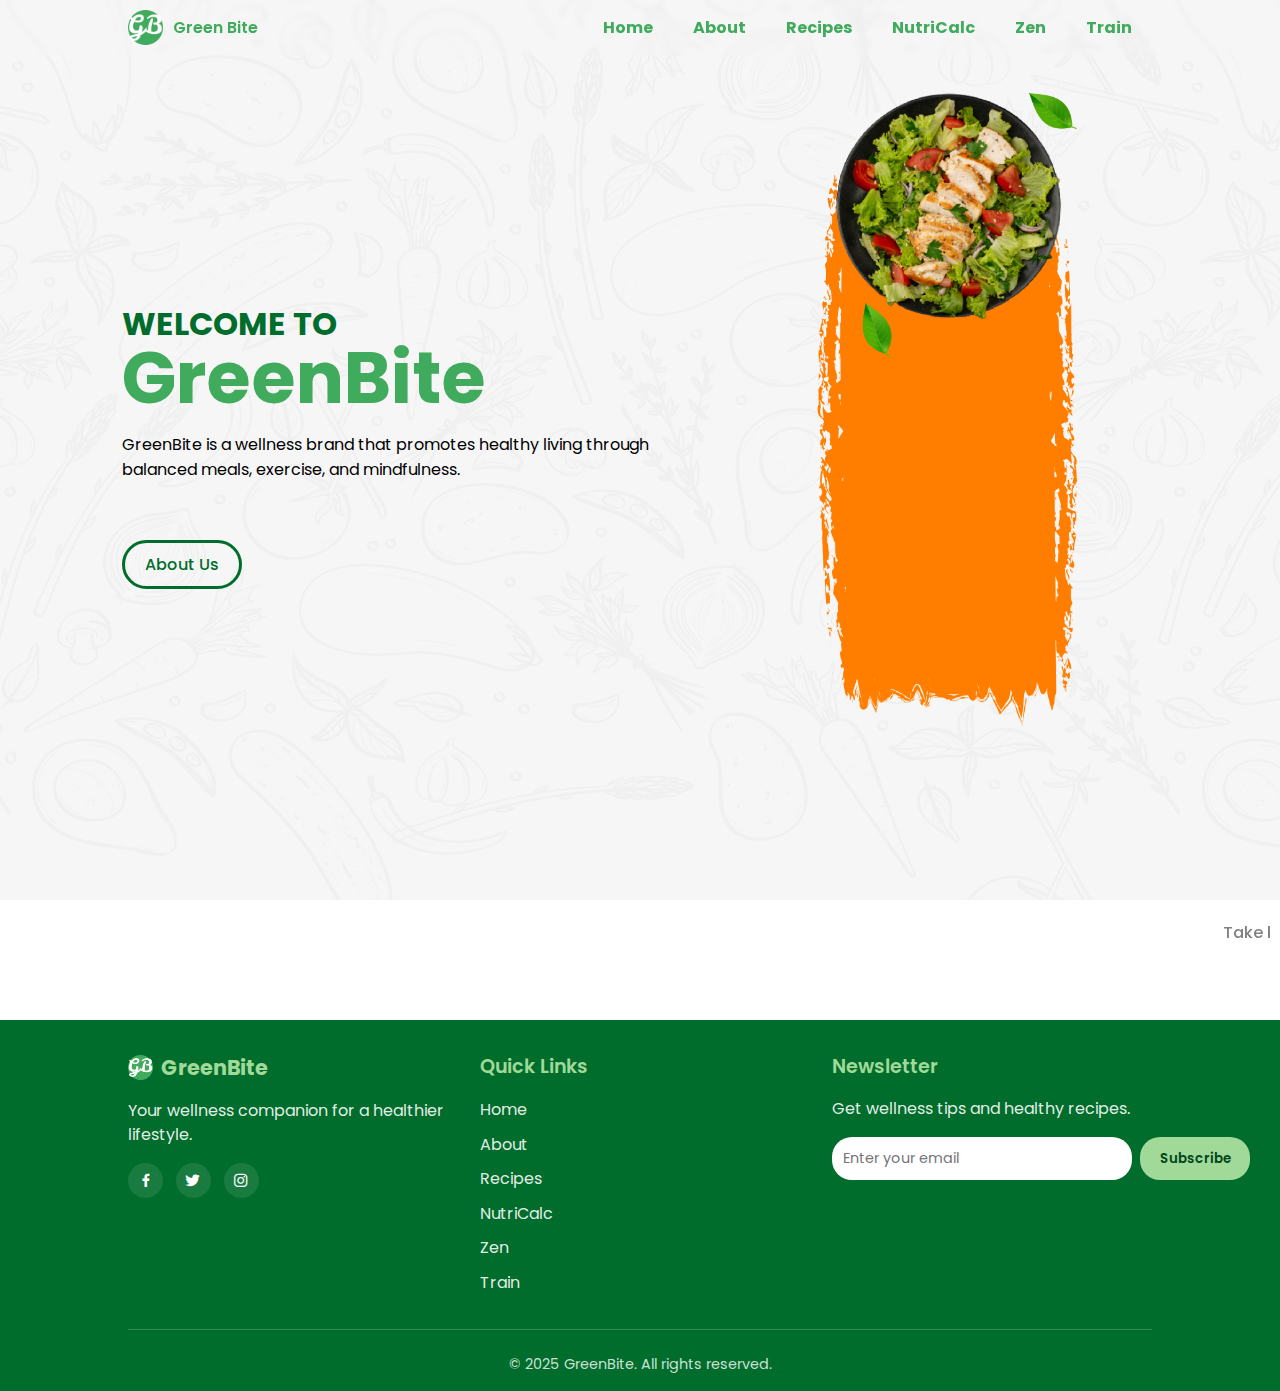
<file: index.html>
<!DOCTYPE html>
<html lang="en">
<head>
    <meta charset="UTF-8">
    <meta name="viewport" content="width=device-width, initial-scale=1.0">
    <title>Green Bite</title>
    <link rel="stylesheet" href="./home.css">
    <script src="./home.js" defer ></script>
      <link rel="stylesheet"
  href="https://cdn.jsdelivr.net/npm/boxicons@latest/css/boxicons.min.css">
  <link rel="icon" type="image/png" href="./favicon/favicon-16x16.png">
</head>
<body>

<header>
    <a href="./index.html" class="logo"><img src="./favicon/android-chrome-192x192.png" alt="">Green Bite</a>
    <div class ="bx bx-menu" id="menu-icon"></div>

    <ul class="navbar">
        <li><a href="./index.html">Home</a></li>
        <li><a href="./about.html">About</a></li>
        <li><a href="./recipe.html">Recipes</a></li>
        <li><a href="./calculator.html">NutriCalc</a></li>
        <li><a href="./mindfulness.html">Zen</a></li>
        <li><a href="./workout.html">Train</a></li>
    </ul>
</header>

<section class="home" id="home">
    <div class="home-text">
        <span class = "Welcome">Welcome To </span> 
        <h1>GreenBite </h1>
        <p>GreenBite is a wellness brand that promotes healthy living through</p>
        <p>balanced meals, exercise, and mindfulness.</p>
        
        <br>
  <div class="slogan-container">
    <div class="slogan">Eat Clean, Stay Fit</div>
    <div class="slogan">Mindful Living, Healthy Being</div>
    <div class="slogan">Fuel Your Body, Free Your Mind</div>
  </div>
  <br>
        <a href="./about.html" class="btn">About Us</a>
    </div>
    <div class="home-img">
        <img src="img/home1.png" alt="">
    </div>

</section>
<section class="tip">
   <marquee behavior="scroll" direction="left" ><p id="tip-text">  Take care of your body. It's the only place you have to live.  </p>  </marquee>
</section>


<footer class="footer">
    <div class="footer-content">
        <!-- About Section -->
        <div class="footer-section">
            <div class="footer-logo">
                <img src="./favicon/android-chrome-192x192.png" alt="GreenBite Logo">
                GreenBite
            </div>
            <p>Your wellness companion for a healthier lifestyle.</p>
            <div class="social-links">
                <a href="https://www.facebook.com/" aria-label="Facebook"><i class="bx bxl-facebook"></i></a>
                <a href="https://x.com/" aria-label="Twitter"><i class="bx bxl-twitter"></i></a>
                <a href="https://www.instagram.com/accounts/login/?hl=en" aria-label="Instagram"><i class="bx bxl-instagram"></i></a>
            </div>
        </div>

        
        <div class="footer-section">
            <h3>Quick Links</h3>
            <ul>
                <li><a href="./index.html">Home</a></li>
                <li><a href="./about.html">About</a></li>
                <li><a href="./recipe.html">Recipes</a></li>
                <li><a href="./calculator.html">NutriCalc</a></li>
                <li><a href="./mindfulness.html">Zen</a></li>
                <li><a href="./workout.html">Train</a></li>
            </ul>
        </div>

        <!-- Newsletter -->
        <div class="footer-section">
            <h3>Newsletter</h3>
            <p>Get wellness tips and healthy recipes.</p>
            <form class="newsletter-form" id="newsletterForm">
                <input type="email" id="emailInput" placeholder="Enter your email" required>
                <button type="submit">Subscribe</button>
            </form>
        </div>
    </div>

    <div class="footer-bottom">
        <p>&copy; 2025 GreenBite. All rights reserved.</p>
    </div>
</footer>




</body>
</html>
</file>
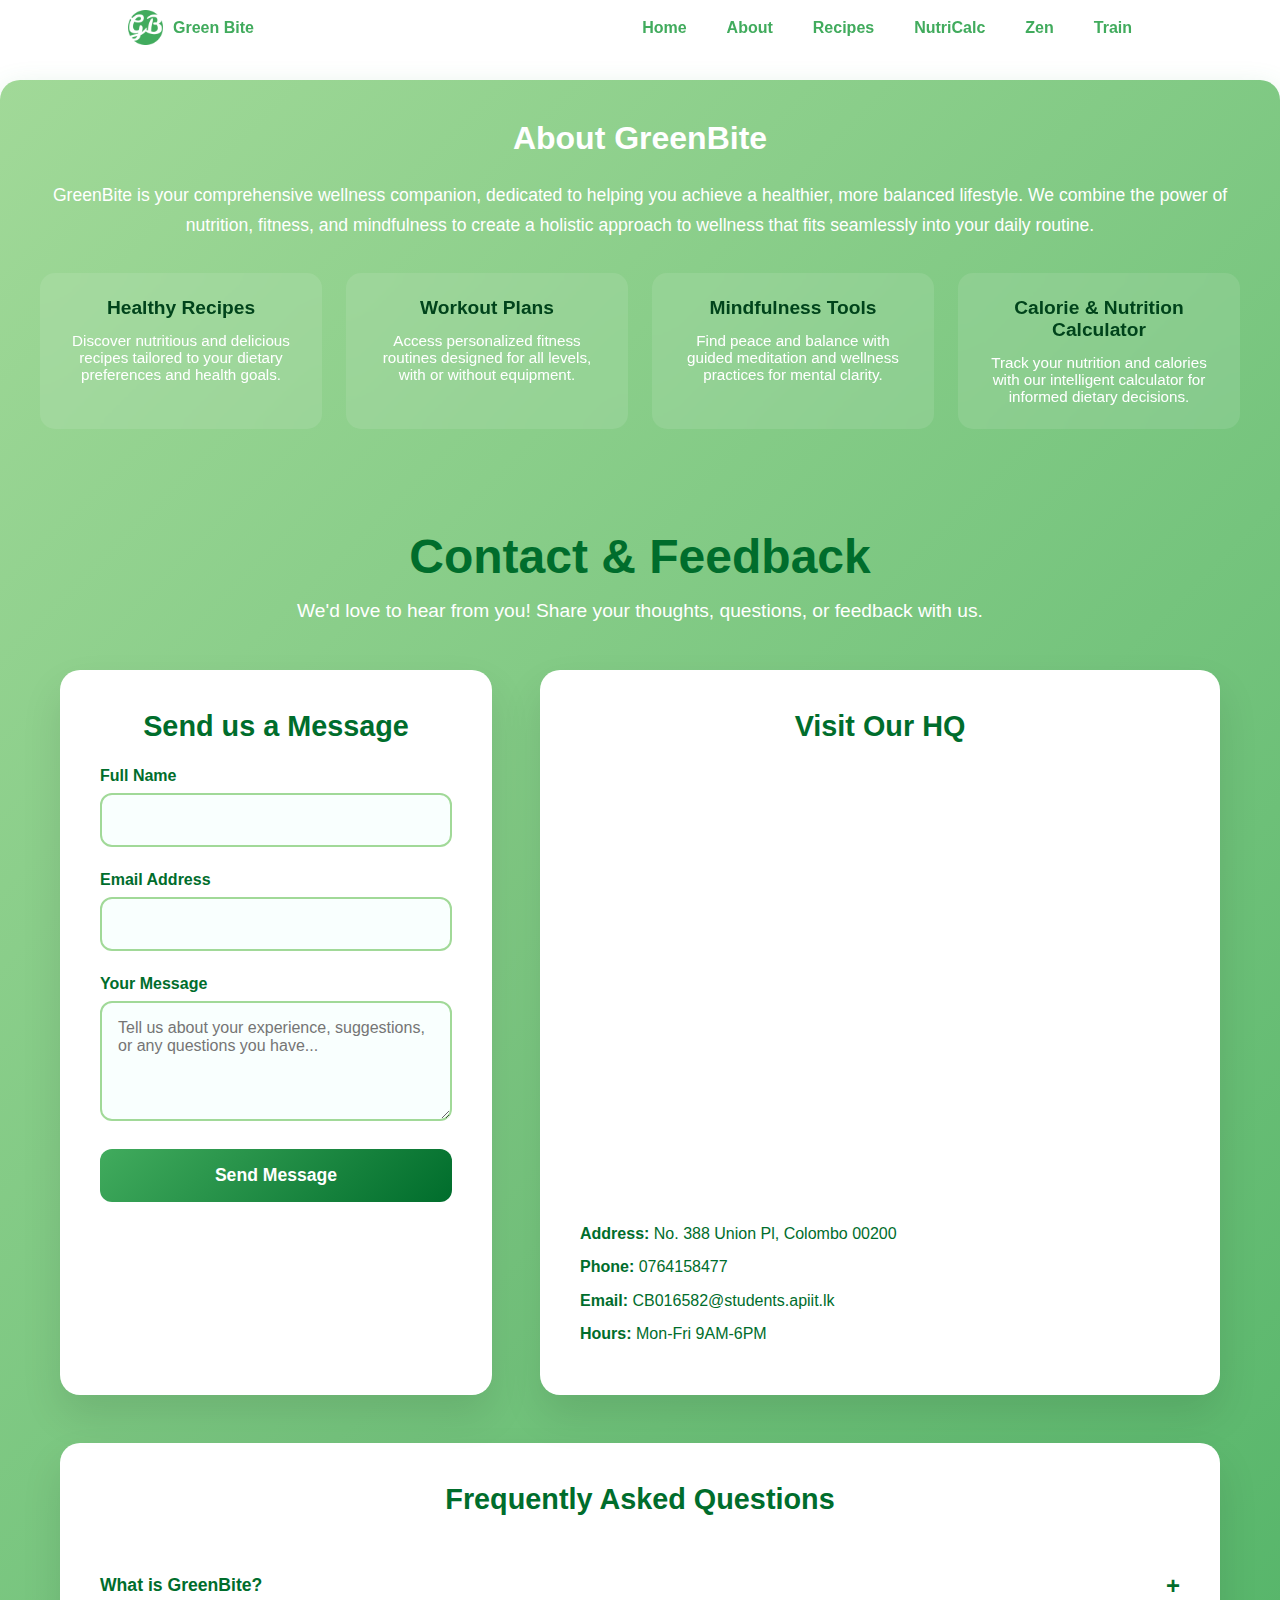
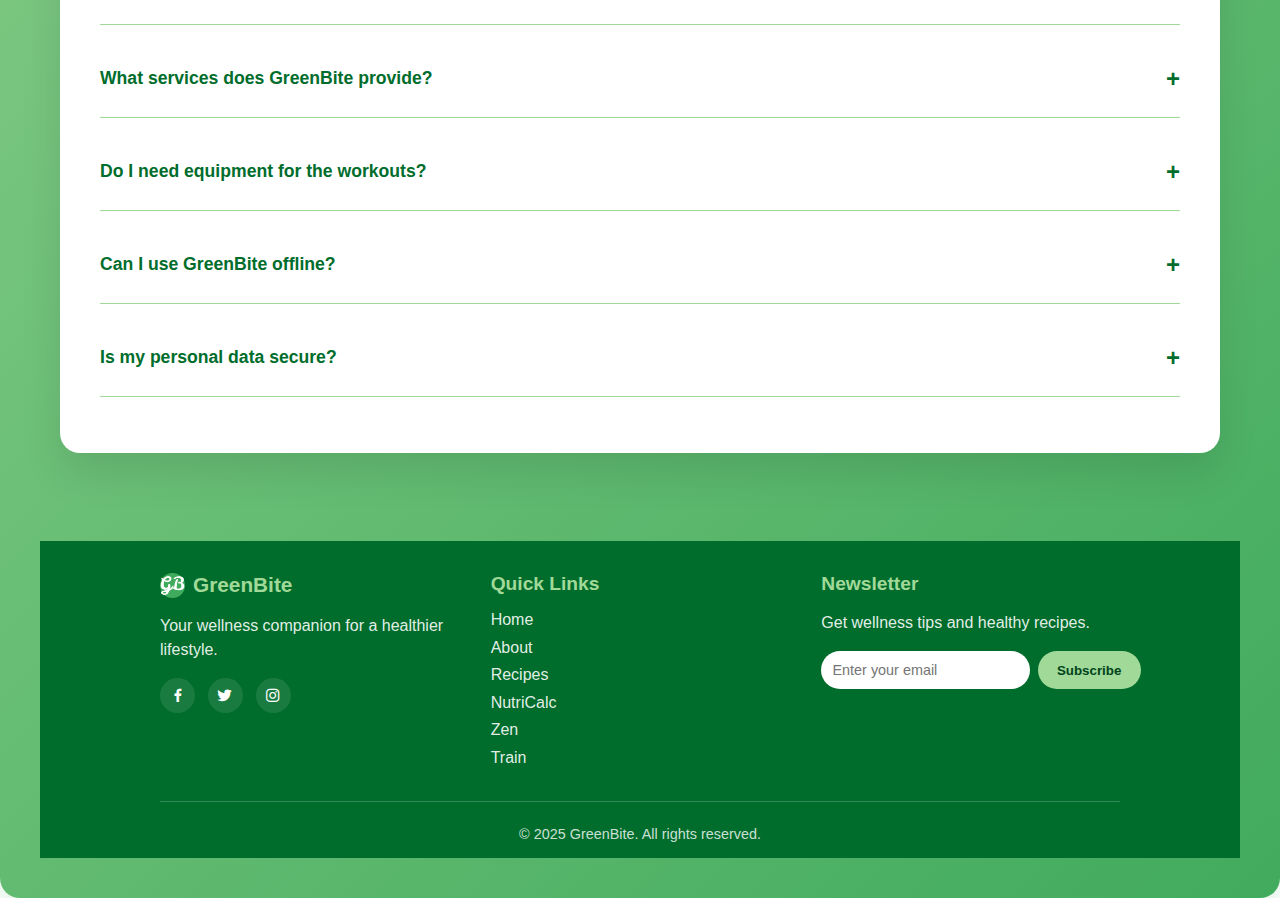
<file: about.html>
<!DOCTYPE html>
<html lang="en">
<head>
    <meta charset="UTF-8">
    <meta name="viewport" content="width=device-width, initial-scale=1.0">
    <title>About Us</title>
    <link rel="stylesheet" href="./about.css">
    <script src="./about.js" defer ></script>
          <link rel="stylesheet"
  href="https://cdn.jsdelivr.net/npm/boxicons@latest/css/boxicons.min.css">
     <link rel="icon" type="image/png" href="./favicon/favicon-16x16.png">
   
</head>
<body>

    <header>
    <a href="./index.html" class="logo"><img src="./favicon/android-chrome-192x192.png" alt="">Green Bite</a>
    

    <ul class="navbar">
        <li><a href="./index.html">Home</a></li>
        <li><a href="./about.html">About</a></li>
        <li><a href="./recipe.html">Recipes</a></li>
        <li><a href="./calculator.html">NutriCalc</a></li>
        <li><a href="./mindfulness.html">Zen</a></li>
        <li><a href="./workout.html">Train</a></li>
    </ul>
</header>

 <div class="about-section">
            <h2>About GreenBite</h2>
            <div class="about-content">
                <p>GreenBite is your comprehensive wellness companion, dedicated to helping you achieve a healthier, more balanced lifestyle. We combine the power of nutrition, fitness, and mindfulness to create a holistic approach to wellness that fits seamlessly into your daily routine.</p>
            </div>
            
            <div class="features-grid">
                <div class="feature-item">
                    <h3> Healthy Recipes</h3>
                    <p>Discover nutritious and delicious recipes tailored to your dietary preferences and health goals.</p>
                </div>
                <div class="feature-item">
                    <h3> Workout Plans</h3>
                    <p>Access personalized fitness routines designed for all levels, with or without equipment.</p>
                </div>
                <div class="feature-item">
                    <h3> Mindfulness Tools</h3>
                    <p>Find peace and balance with guided meditation and wellness practices for mental clarity.</p>
                </div>
                <div class="feature-item">
                    <h3> Calorie & Nutrition Calculator </h3>
                    <p>Track your nutrition and calories with our intelligent calculator for informed dietary decisions.</p>
                </div>
            </div>



     <div class="container">
        <div class="page-header">
            <h1>Contact & Feedback</h1>
            <p>We'd love to hear from you! Share your thoughts, questions, or feedback with us.</p>
        </div>

        

        <div class="content-grid">
            <div class="contact-form">
                <h2>Send us a Message</h2>
                <form id="contactForm">
                    <div class="form-group">
                        <label for="name">Full Name </label>
                        <input type="text" id="name" name="name" required>
                        <div class="error-message" id="nameError">Please enter your full name</div>
                    </div>

                    <div class="form-group">
                        <label for="email">Email Address </label>
                        <input type="email" id="email" name="email" required>
                        <div class="error-message" id="emailError">Please enter a valid email address</div>
                    </div>

                    <div class="form-group">
                        <label for="message">Your Message </label>
                        <textarea id="message" name="message" required placeholder="Tell us about your experience, suggestions, or any questions you have..."></textarea>
                        <div class="error-message" id="messageError">Please enter your message </div>
                    </div>

                    <button type="submit" class="submit-btn">Send Message</button>
                </form>
            </div>

            <div class="map-container">
                <h2>Visit Our HQ</h2>
                <iframe src="https://www.google.com/maps/embed?pb=!1m18!1m12!1m3!1d3960.765657661952!2d79.85865397475702!3d6.918595293081008!2m3!1f0!2f0!3f0!3m2!1i1024!2i768!4f13.1!3m3!1m2!1s0x3ae2596d3cb8fe07%3A0x2b0ae2edd563a661!2sAsia%20Pacific%20Institute%20of%20Information%20Technology%20(APIIT)!5e0!3m2!1sen!2slk!4v1758513799730!5m2!1sen!2slk" width="600" height="450" style="border:0;" allowfullscreen="" loading="lazy" referrerpolicy="no-referrer-when-downgrade"></iframe>
                <div class="contact-info">
                    <p><strong> Address:</strong> No. 388 Union Pl, Colombo 00200</p>
                    <p><strong> Phone:</strong> 0764158477 </p>
                    <p><strong> Email:</strong> CB016582@students.apiit.lk</p>
                    <p><strong> Hours:</strong> Mon-Fri 9AM-6PM </p>
                </div>
            </div>
        </div>

        <div class="faq-section">
            <h2>Frequently Asked Questions</h2>
            
            <div class="faq-item">
                <button class="faq-question">
                    What is GreenBite?
                </button>
                <div class="faq-answer">
                    <p>GreenBite is a wellness platform that offers healthy recipes, workout plans, and mindfulness tools to help you stay fit and balanced.</p>
                </div>
            </div>

            <div class="faq-item">
                <button class="faq-question">
                 What services does GreenBite provide?
                </button>
                <div class="faq-answer">
                    <p>We provide nutrition-focused recipes, personalized workout suggestions, a calorie calculator, and wellness tips.</p>
                </div>
            </div>

            <div class="faq-item">
                <button class="faq-question">
                    Do I need equipment for the workouts?
                </button>
                <div class="faq-answer">
                    <p>Not always. You can choose between equipment-free workouts and those that use dumbbells or resistance bands.</p>
                </div>
            </div>

            <div class="faq-item">
                <button class="faq-question">
                    Can I use GreenBite offline?
                </button>
                <div class="faq-answer">
                    <p>Most of our core features work offline once loaded. Your saved recipes, workout plans, and mindfulness sessions are accessible without an internet connection, though some features like new recipe searches require connectivity.</p>
                </div>
            </div>

            <div class="faq-item">
                <button class="faq-question">
                    Is my personal data secure?
                </button>
                <div class="faq-answer">
                    <p>Yes, we take privacy seriously. All personal data is stored locally in your browser and never transmitted to external servers unless you explicitly choose to share feedback with us. Your wellness journey stays private.</p>
                </div>
            </div>
        </div>
    </div>

    <div class="confirmation-message" id="confirmationMessage">
        <h3> Thank You</h3>
        <p>Your message has been received. We'll get back to you within 24 hours.</p>
        <button onclick="closeConfirmation()">Close</button>
    </div>

    
<footer class="footer">
    <div class="footer-content">
        <!-- About Section -->
        <div class="footer-section">
            <div class="footer-logo">
                <img src="./favicon/android-chrome-192x192.png" alt="GreenBite Logo">
                GreenBite
            </div>
            <p>Your wellness companion for a healthier lifestyle.</p>
            <div class="social-links">
                <a href="https://www.facebook.com/" aria-label="Facebook"><i class="bx bxl-facebook"></i></a>
                <a href="https://x.com/" aria-label="Twitter"><i class="bx bxl-twitter"></i></a>
                <a href="https://www.instagram.com/accounts/login/?hl=en" aria-label="Instagram"><i class="bx bxl-instagram"></i></a>
            </div>
        </div>

        
        <div class="footer-section">
            <h3>Quick Links</h3>
            <ul>
                <li><a href="./index.html">Home</a></li>
                <li><a href="./about.html">About</a></li>
                <li><a href="./recipe.html">Recipes</a></li>
                <li><a href="./calculator.html">NutriCalc</a></li>
                <li><a href="./mindfulness.html">Zen</a></li>
                <li><a href="./workout.html">Train</a></li>
            </ul>
        </div>

        <!-- Newsletter -->
        <div class="footer-section">
            <h3>Newsletter</h3>
            <p>Get wellness tips and healthy recipes.</p>
            <form class="newsletter-form" id="newsletterForm">
                <input type="email" id="emailInput" placeholder="Enter your email" required>
                <button type="submit">Subscribe</button>
            </form>
        </div>
    </div>

    <div class="footer-bottom">
        <p>&copy; 2025 GreenBite. All rights reserved.</p>
    </div>
</footer>
</body>
</html>
</file>
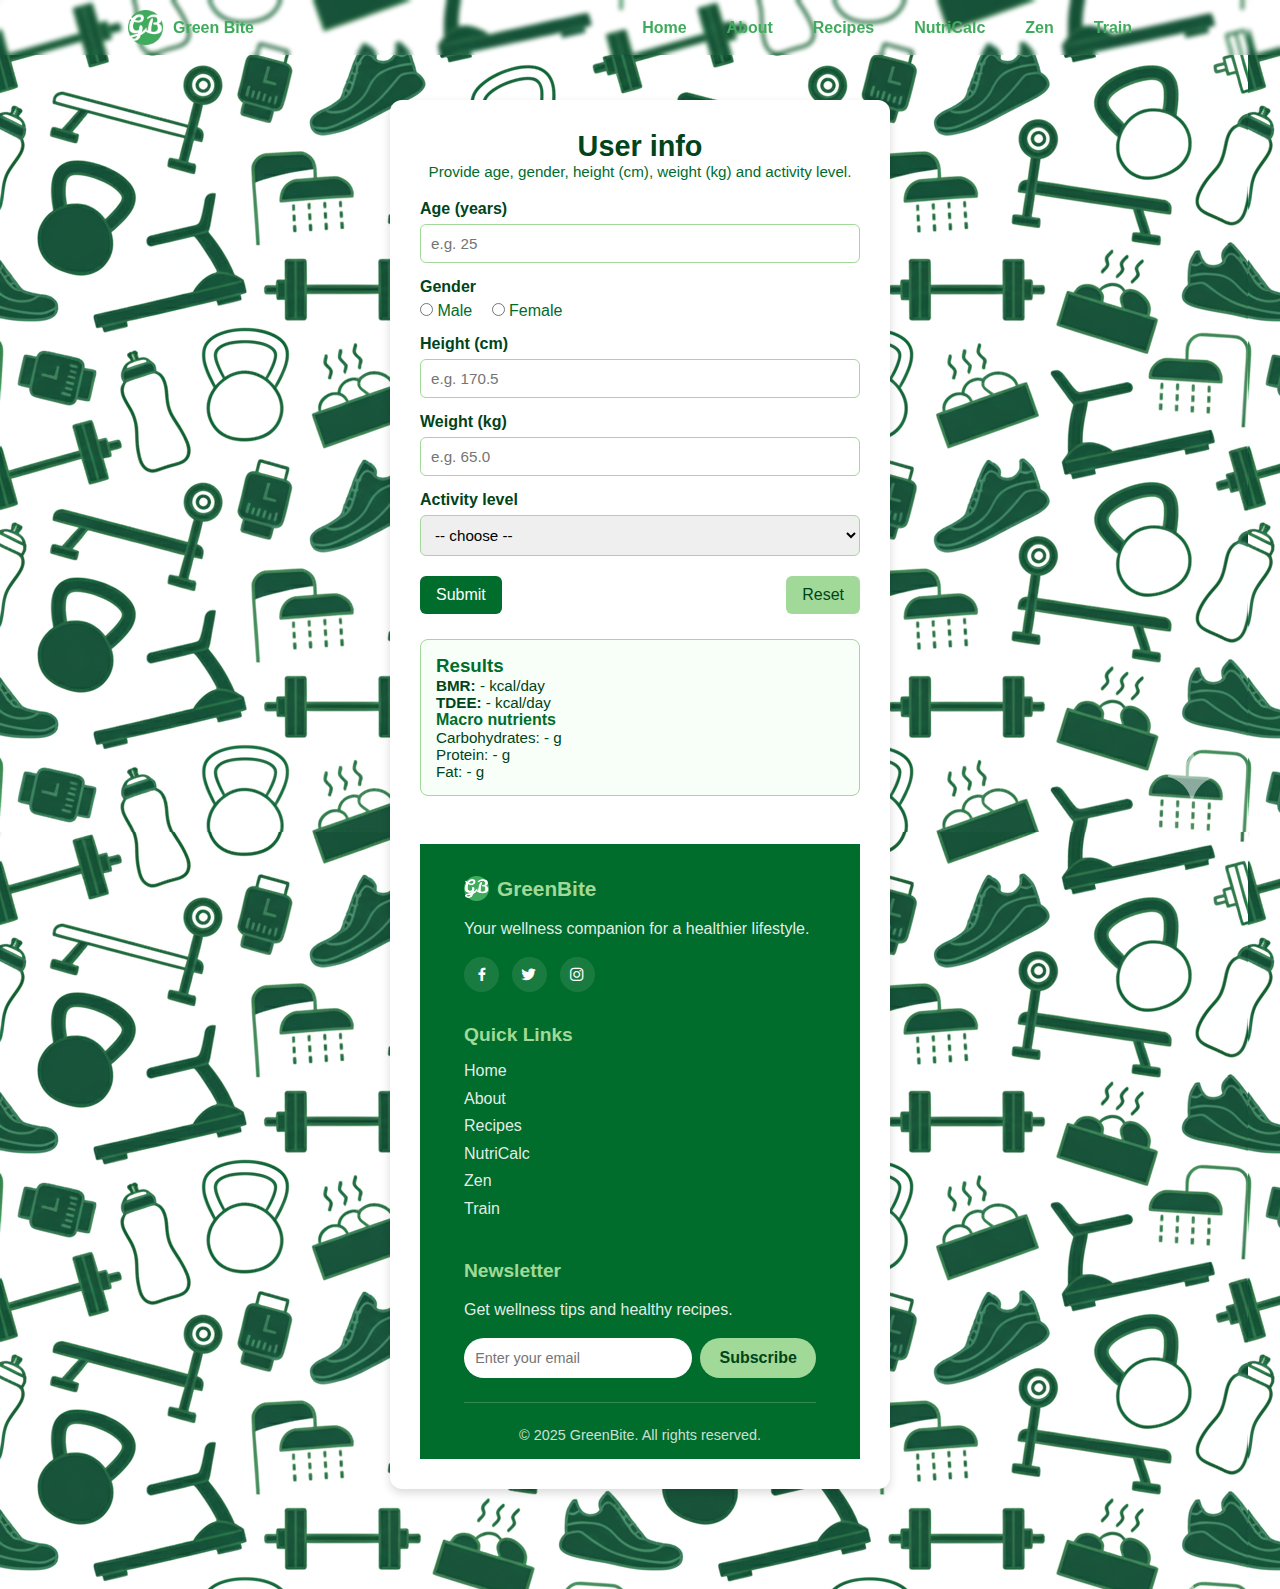
<file: calculator.html>
<!DOCTYPE html>
<html lang="en">
<head>
  <meta charset="UTF-8" />
  <meta name="viewport" content="width=device-width, initial-scale=1.0"/>
  <title>Calculator</title>
  <link rel="stylesheet" href="./calculator.css">
  <script src="./calculator.js" defer></script>
  <link rel="stylesheet" href="https://cdn.jsdelivr.net/npm/boxicons@latest/css/boxicons.min.css">
   <link rel="icon" type="image/png" href="./favicon/favicon-16x16.png">
</head>
<body>

  
     <header>
    <a href="./index.html" class="logo"><img src="./favicon/android-chrome-192x192.png" alt="">Green Bite</a>
    <div class ="bx bx-menu" id="menu-icon"></div>

    <ul class="navbar">
        <li><a href="./index.html">Home</a></li>
        <li><a href="./about.html">About</a></li>
        <li><a href="/recipe.html">Recipes</a></li>
        <li><a href="./calculator.html">NutriCalc</a></li>
        <li><a href="./mindfulness.html">Zen</a></li>
        <li><a href="./workout.html">Train</a></li>
    </ul>

</header>


  <main class="card" role="main">
    <h1>User info</h1>
    <p class="lead">Provide age, gender, height (cm), weight (kg) and activity level.</p>

    <form id="userForm" novalidate>
      <div class="field">
        <label for="age">Age (years)</label>
        <input id="age" name="age" type="number" min="0" max="120" step="1" required placeholder="e.g. 25">
      </div>

      <div class="field" style="align-items:flex-start;">
        <label>Gender</label>
        <div class="radios" role="radiogroup" aria-label="Gender">
          <label><input type="radio" name="gender" value="Male" required> Male</label>
          <label><input type="radio" name="gender" value="Female"> Female</label>
        
        </div>
      </div>

      <div class="field">
        <label for="height">Height (cm)</label>
        <input id="height" name="height" type="number" min="30" max="300" step="0.1" required placeholder="e.g. 170.5">
      </div>

      <div class="field">
        <label for="weight">Weight (kg)</label>
        <input id="weight" name="weight" type="number" min="2" max="600" step="0.1" required placeholder="e.g. 65.0">
      </div>

      <div class="field">
        <label for="activity">Activity level</label>
        <select id="activity" name="activity" required>
          <option value="">-- choose --</option>
          <option value="sedentary">Sedentary (little or no exercise)</option>
          <option value="light">Lightly active (light exercise 1-3 days/week)</option>
          <option value="moderate">Moderately active (3-5 days/week)</option>
          <option value="very">Very active (6-7 days/week)</option>
          <option value="extra">Extra active (physical job / training twice a day)</option>
        </select>
      </div>

      <div class="actions">
        <button type="submit">Submit</button>
        <button type="button" id="resetBtn">Reset</button>
      </div>
    </form>

    <!-- Output Section -->
    <div id="output">
      <h3>Results</h3>
      <p><strong>BMR:</strong> <span id="bmrOutput">-</span> kcal/day</p>
      <p><strong>TDEE:</strong> <span id="tdeeOutput">-</span> kcal/day</p>
      <h4>Macro nutrients</h4>
      <ul>
        <li>Carbohydrates: <span id="carbOutput">-</span> g</li>
        <li>Protein: <span id="proteinOutput">-</span> g</li>
        <li>Fat: <span id="fatOutput">-</span> g</li>
      </ul>
    </div>


    <footer class="footer">
    <div class="footer-content">
        <!-- About Section -->
        <div class="footer-section">
            <div class="footer-logo">
                <img src="./favicon/android-chrome-192x192.png" alt="GreenBite Logo">
                GreenBite
            </div>
            <p>Your wellness companion for a healthier lifestyle.</p>
            <div class="social-links">
                <a href="https://www.facebook.com/" aria-label="Facebook"><i class="bx bxl-facebook"></i></a>
                <a href="https://x.com/" aria-label="Twitter"><i class="bx bxl-twitter"></i></a>
                <a href="https://www.instagram.com/accounts/login/?hl=en" aria-label="Instagram"><i class="bx bxl-instagram"></i></a>
            </div>
        </div>

        
        <div class="footer-section">
            <h3>Quick Links</h3>
            <ul>
                <li><a href="./index.html">Home</a></li>
                <li><a href="./about.html">About</a></li>
                <li><a href="./recipe.html">Recipes</a></li>
                <li><a href="./calculator.html">NutriCalc</a></li>
                <li><a href="./mindfulness.html">Zen</a></li>
                <li><a href="./workout.html">Train</a></li>
            </ul>
        </div>

        <!-- Newsletter -->
        <div class="footer-section">
            <h3>Newsletter</h3>
            <p>Get wellness tips and healthy recipes.</p>
            <form class="newsletter-form" id="newsletterForm">
                <input type="email" id="emailInput" placeholder="Enter your email" required>
                <button type="submit">Subscribe</button>
            </form>
        </div>
    </div>

    <div class="footer-bottom">
        <p>&copy; 2025 GreenBite. All rights reserved.</p>
    </div>
</footer>
  </main>
   


</body>
</html>
</file>
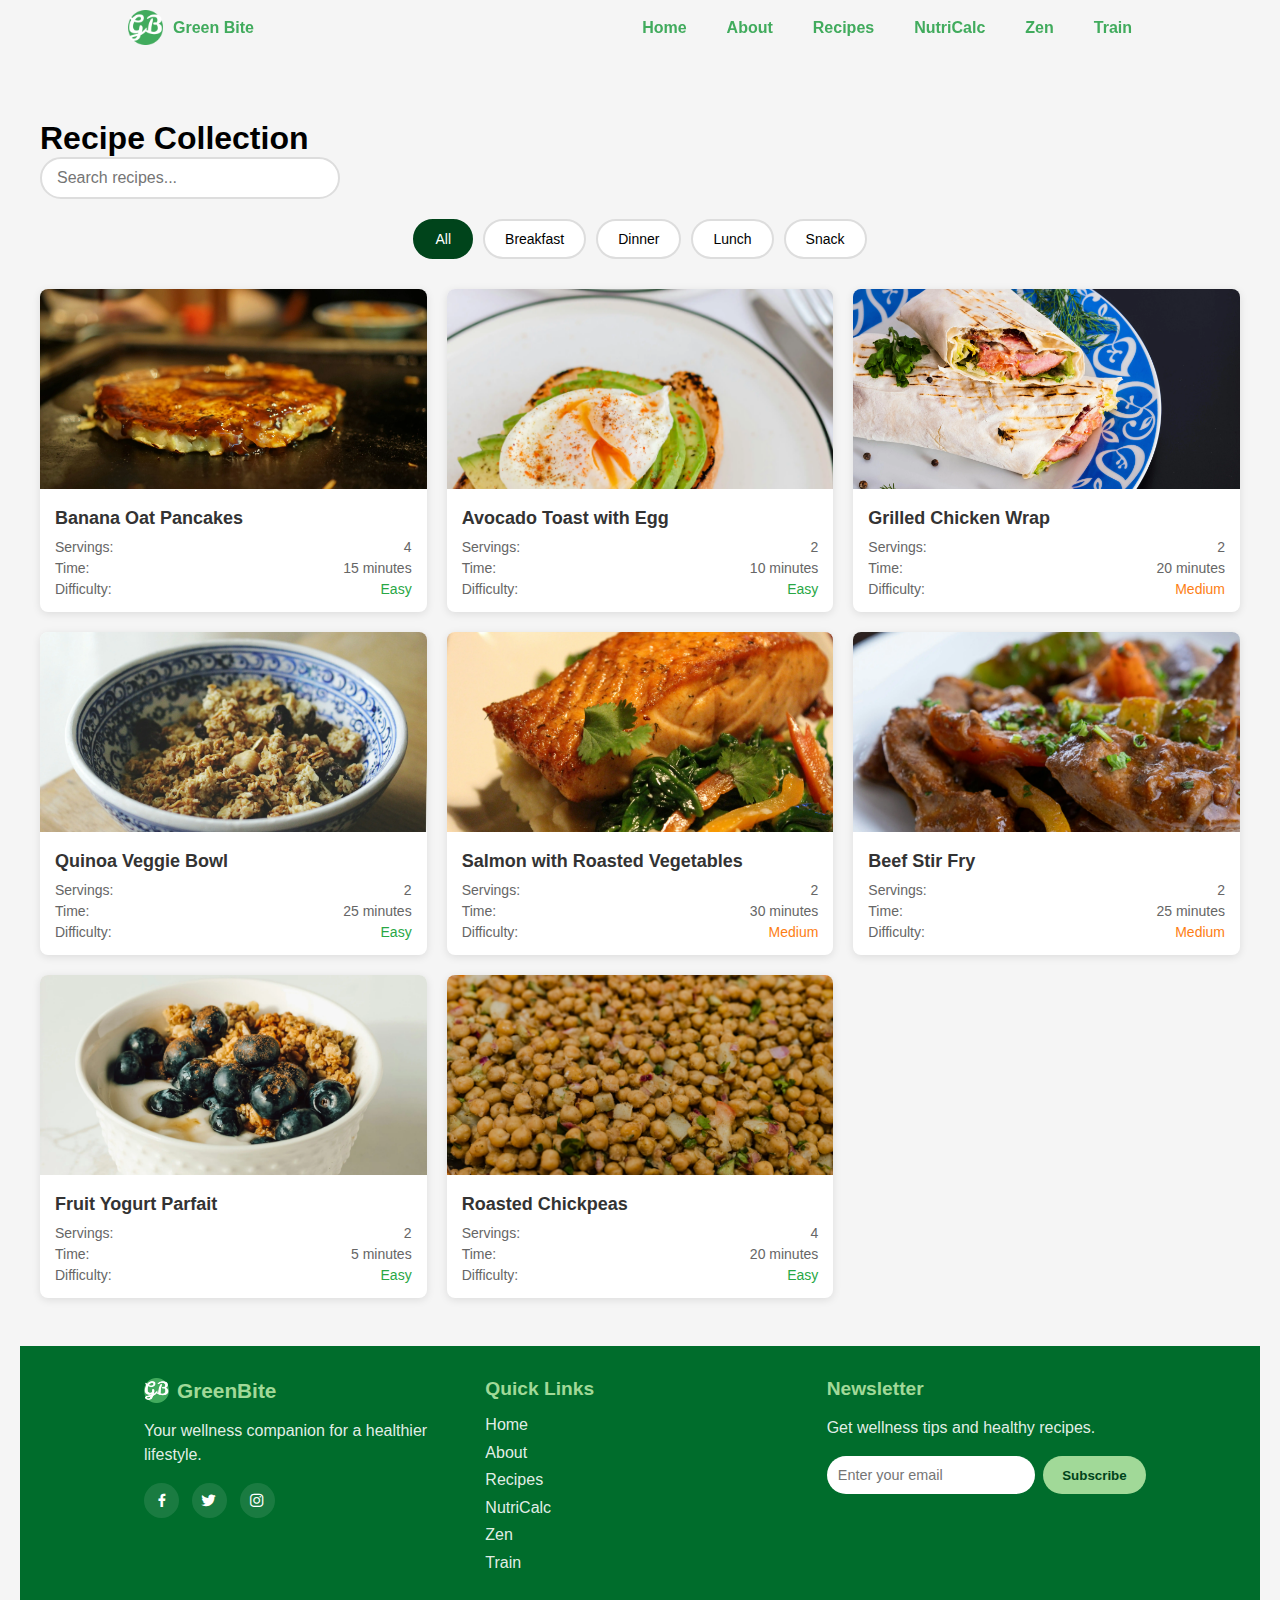
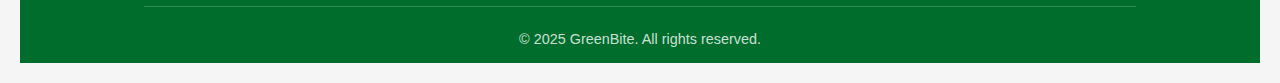
<file: recipe.html>
<!DOCTYPE html>
<html lang="en">
<head>
    <meta charset="UTF-8">
    <meta name="viewport" content="width=device-width, initial-scale=1.0">
    <title>Recipe Collection</title>
    <link rel="stylesheet" href="./recipe.css">
    <script src="./recipe.js" defer></script>
          <link rel="stylesheet"
  href="https://cdn.jsdelivr.net/npm/boxicons@latest/css/boxicons.min.css">
    <link rel="icon" type="image/png" href="./favicon/favicon-16x16.png">
    
</head>
<body>



    <header>
    <a href="./index.html" class="logo"><img src="./favicon/android-chrome-192x192.png" alt="">Green Bite</a>
    

    <ul class="navbar">
        <li><a href="./index.html">Home</a></li>
        <li><a href="./about.html">About</a></li>
        <li><a href="./recipe.html">Recipes</a></li>
        <li><a href="./calculator.html">NutriCalc</a></li>
        <li><a href="./mindfulness.html">Zen</a></li>
        <li><a href="./workout.html">Train</a></li>
    </ul>
</header>


    <div class="container">
       
            <h1>Recipe Collection</h1>
            <div class="search-container">
                <input type="text" class="search-box" id="searchBox" placeholder="Search recipes...">
            </div>
        

        <nav class="tab-navigation" id="tabNavigation"></nav>
        
        <main class="recipe-grid" id="recipeGrid"></main>
    </div>

    <dialog id="recipeModal">
        <div class="modal-content">
            <button class="close-btn" id="closeModal">&times;</button>
            <div id="modalBody"></div>
        </div>
    </dialog>

    <footer class="footer">
    <div class="footer-content">
        <!-- About Section -->
        <div class="footer-section">
            <div class="footer-logo">
                <img src="./favicon/android-chrome-192x192.png" alt="GreenBite Logo">
                GreenBite
            </div>
            <p>Your wellness companion for a healthier lifestyle.</p>
            <div class="social-links">
                <a href="https://www.facebook.com/" aria-label="Facebook"><i class="bx bxl-facebook"></i></a>
                <a href="https://x.com/" aria-label="Twitter"><i class="bx bxl-twitter"></i></a>
                <a href="https://www.instagram.com/accounts/login/?hl=en" aria-label="Instagram"><i class="bx bxl-instagram"></i></a>
            </div>
        </div>

        
        <div class="footer-section">
            <h3>Quick Links</h3>
            <ul>
                <li><a href="./index.html">Home</a></li>
                <li><a href="./about.html">About</a></li>
                <li><a href="./recipe.html">Recipes</a></li>
                <li><a href="./calculator.html">NutriCalc</a></li>
                <li><a href="./mindfulness.html">Zen</a></li>
                <li><a href="./workout.html">Train</a></li>
            </ul>
        </div>

        <!-- Newsletter -->
        <div class="footer-section">
            <h3>Newsletter</h3>
            <p>Get wellness tips and healthy recipes.</p>
            <form class="newsletter-form" id="newsletterForm">
                <input type="email" id="emailInput" placeholder="Enter your email" required>
                <button type="submit">Subscribe</button>
            </form>
        </div>
    </div>

    <div class="footer-bottom">
        <p>&copy; 2025 GreenBite. All rights reserved.</p>
    </div>
</footer>



</body>
</html>
</file>
<file: home.css>
@import url('https://fonts.googleapis.com/css2?family=Poppins:wght@200;300;400;500;600;700&display=swap');

*{
    margin: 0px;
    padding: 0px;
    box-sizing: border-box;
    scroll-padding-top: 32px; 
    list-style: none;
    text-decoration: none;
    scroll-behavior: smooth;
    font-family: "Poppins", sans-serif;
}

/*colors
    #A1D998 lighter green
    #41ab5d  light green 
     #006D2C dark green
     #00441b darker green 
*/

section{
    padding: 20px 10px;
}

img{
    width: 100%;
}

*::selection{
    color: white;
    background-color: #A1D998;
}


  header {
    position: fixed;
    width: 100%;
    top: 0px;
    right: 0px;
    display: flex;
    align-items: center;
    justify-content: space-between;
    padding: 10px 10%;
    transition: 1s; 
    z-index: 1001;
    backdrop-filter: blur(2px);
}


header {
    background: transparent;
}


header.scrolled {
    background: #006D2C;  
    transition: 0.3s;
}

header.scrolled .navbar a {
    color: white;
    transition: 0.3s;
}

header.scrolled .navbar a:hover {
    background: #A1D998;
    color: #00441b;
    transition: 0.3s;
}



.logo{
    display: flex;
    align-items: center;
    font-size: 16px ;
    font-weight: 600;
    color: #41ab5d;

}

.logo {
    color: #41ab5d;
    transition: color 1s;
}

/* logo text turns white when scrolled */
header.scrolled .logo {
    color: white;
}

.logo img{
    width: 35px;
    margin-right: 10px;

}

.navbar{
    display: flex;

   
}

.navbar a{
    padding: 10px 20px;
    font-size: 16px;
    color:  #41ab5d;
    font-weight: bolder;
        
}

.navbar a:hover{
    color: white;
    background-color: #A1D998;
    border-radius: 25px;

}


#menu-icon{
    font-size: 24px;
    cursor: pointer;
    display: none;

}

.home{
    width: 100%;
    min-height: 100vh;
    display: flex;
    align-items: center;
    flex-wrap: wrap;
    background: url(img/background.png);
    background-repeat:no-repeat ;
    background-size: cover;
    background-position: center;
    gap: 16px; 
   
}

.home-text{
    flex: 1 1 17rem;
    margin-left: 7rem;
    z-index: 1000; 
}

.home-img{
    flex: 1 1 17rem;
    width: 267px;
    position: absolute;
    right: 200px;
    top: 68px;
    
 
   
}

.btn{
    padding: 10px 20px;
    border: solid;
    border-radius: 30px;
    color: #006D2C;
    font-weight: 500;
    cursor: pointer;

}

.btn:hover{
    color: white;
    background-color:#006D2C ;
}



.home-text span{
    font-size: 32px;
    text-transform: uppercase;
    font-weight: 700;
    color: #006D2C;
    line-height: 0;  
    display: block;    
    margin-bottom: 0; 
   
    

}

.home-text h1{
    font-size: 72px;
    color: #41ab5d;
    margin-top: 0px;  
 
}

.slogan-container {
      position: relative;
      width: 300px;
      height: 50px;
      overflow: hidden;
      margin-left: -30px;
      margin-top: -30px;
      
    }

    .slogan {
      position: absolute;
      padding: 10px 10px 10px;
      width: 100%;
      text-align: center;
      font-size: 1.5rem;
      opacity: 0;
      animation: fade 12s infinite;
      color: #006D2C;
     
    }

    .slogan:nth-child(1) {
      animation-delay: 0s;
    }
    .slogan:nth-child(2) {
      animation-delay: 4s;
    }
    .slogan:nth-child(3) {
      animation-delay: 8s;
    }

    @keyframes fade {
      0%, 20% { opacity: 1; }
      33.33%, 100% { opacity: 0; }
    }

    

    .tip{
        color: gray;
        font-weight: 500;
        
        
    }


@media (max-width: 852px) {
    header {
        padding: 12px 4%;
    }

    #menu-icon {
        display: block;
        font-size: 24px;
        cursor: pointer;
    }

    .navbar {
        position: absolute;
        top: -500px; /* hidden by default */
        left: 0;
        right: 0;
        display: flex;
        flex-direction: column;
        background-color: #006D2C;
        transition: 0.3s ease;
        
    }

    .navbar.active {
        top: 60px; /* shows menu below header */
    }

    .navbar a {
        padding: 1rem;
        margin: 0.5rem;
        display: block;
        color: white;
        font-weight: bold;
    }
}

/* Footer */
.footer {
    background: #006D2C;
    color: white;
    padding: 2rem 10% 1rem;
    margin-top: 3rem;
}

.footer-content {
    display: grid;
    grid-template-columns: repeat(auto-fit, minmax(200px, 1fr));
    gap: 2rem;
    margin-bottom: 1.5rem;
}

.footer-section h3 {
    color: #A1D998;
    font-size: 1.2rem;
    margin-bottom: 1rem;
    font-weight: 600;
}

.footer-section p {
    color: rgba(255, 255, 255, 0.9);
    line-height: 1.5;
    margin-bottom: 0.5rem;
}

.footer-section ul {
    list-style: none;
    padding: 0;
}

.footer-section ul li {
    margin-bottom: 0.6rem;
}

.footer-section ul li a {
    color: rgba(255, 255, 255, 0.9);
    text-decoration: none;
    transition: color 0.3s ease;
}

.footer-section ul li a:hover {
    color: #A1D998;
}

.social-links {
    display: flex;
    gap: 0.8rem;
    margin-top: 1rem;
}

.social-links a {
    display: inline-flex;
    align-items: center;
    justify-content: center;
    width: 35px;
    height: 35px;
    background: rgba(255, 255, 255, 0.1);
    border-radius: 50%;
    color: white;
    text-decoration: none;
    transition: all 0.3s ease;
    font-size: 1.1rem;
}

.social-links a:hover {
    background: #A1D998;
    color: #00441b;
}

.newsletter-form {
    display: flex;
    gap: 0.5rem;
    margin-top: 1rem;
}

.newsletter-form input {
    flex: 1;
    padding: 0.7rem;
    border: none;
    border-radius: 20px;
    font-size: 0.9rem;
    outline: none;
}

.newsletter-form button {
    padding: 0.7rem 1.2rem;
    background: #A1D998;
    color: #00441b;
    border: none;
    border-radius: 20px;
    font-weight: 600;
    cursor: pointer;
    transition: all 0.3s ease;
}

.newsletter-form button:hover {
    background: #41ab5d;
}

.footer-bottom {
    text-align: center;
    padding-top: 1.5rem;
    border-top: 1px solid rgba(255, 255, 255, 0.2);
    color: rgba(255, 255, 255, 0.8);
    font-size: 0.9rem;
}

.footer-logo {
    display: flex;
    align-items: center;
    margin-bottom: 1rem;
    font-size: 1.3rem;
    font-weight: 700;
    color: #A1D998;
}

.footer-logo img {
    width: 25px;
    height: 25px;
    margin-right: 8px;
}

/* Responsive Design */
@media (max-width: 768px) {
    .footer {
        padding: 2rem 5% 1rem;
    }
    
    .footer-content {
        grid-template-columns: 1fr;
        gap: 1.5rem;
    }
    
    .newsletter-form {
        flex-direction: column;
    }
    
    .social-links {
        justify-content: center;
    }
}
</file>
<file: about.css>
*{
    margin: 0px;
    padding: 0px;
    box-sizing: border-box;
    scroll-padding-top: 32px; 
    list-style: none;
    text-decoration: none;
    scroll-behavior: smooth;
    font-family: "Poppins", sans-serif;
}

*::selection{
    color: white;
    background-color: #A1D998;
}

header{
    position: fixed;
    width: 100%;
    top: 0px;
    right: 0px;
    display: flex;
    align-items: center;
    justify-content: space-between;
    padding: 10px 10% ;
    transition: 0.2s;
    z-index: 1000;
    backdrop-filter: blur(2px);

}


header.scrolled {
    background: #006D2C;  
    transition: 0.3s;
}

header.scrolled .navbar a {
    color: white;
    transition: 0.3s;
}

header.scrolled .navbar a:hover {
    background: #A1D998;
    color: #00441b;
    transition: 0.3s;
}


.logo{
    display: flex;
    align-items: center;
    font-size: 16px ;
    font-weight: 600;
    color: #41ab5d;

}

.logo img{
    width: 35px;
    margin-right: 10px;

}

.navbar{
    display: flex;

   
}

.navbar a{
    padding: 10px 20px;
    font-size: 16px;
    color:  #41ab5d;
    font-weight: bolder;
        
}

.navbar a:hover{
    color: white;
    background-color: #A1D998;
    border-radius: 25px;

}

.container {
            max-width: 1200px;
            margin: 0 auto;
            padding: 100px 20px 40px;
        }

        .page-header {
            text-align: center;
            margin-bottom: 3rem;
        }

        .page-header h1 {
            font-size: 3rem;
            color: #006D2C;
            margin-bottom: 1rem;
        }

        .page-header p {
            font-size: 1.2rem;
            color: white;
            font-weight: 500;
        }

        .about-section {
            background: linear-gradient(135deg, #A1D998 0%, #41ab5d 100%);
            padding: 2.5rem;
            border-radius: 20px;
            margin-top: 80px;
            box-shadow: 0 10px 30px rgba(65, 171, 93, 0.2);
        }

        .about-section h2 {
            color: white;
            font-size: 2rem;
            margin-bottom: 1.5rem;
            text-align: center;
        }

        .about-content {
            color: white;
            font-size: 1.1rem;
            line-height: 1.7;
            text-align: center;
            margin-bottom: 1.5rem;
        }

        .features-grid {
            display: grid;
            grid-template-columns: repeat(auto-fit, minmax(250px, 1fr));
            gap: 1.5rem;
            margin-top: 2rem;
        }

        .feature-item {
            background: rgba(255, 255, 255, 0.1);
            padding: 1.5rem;
            border-radius: 15px;
            text-align: center;
            backdrop-filter: blur(10px);
        }

        .feature-item h3 {
            color: #00441b;
            font-size: 1.2rem;
            margin-bottom: 0.8rem;
        }

        .feature-item p {
            color: white;
            font-size: 0.95rem;
        }

        .content-grid {
            display: grid;
            grid-template-columns: 1fr 1fr;
            gap: 3rem;
            margin-bottom: 3rem;
        }

        .contact-form {
            background: white;
            padding: 2.5rem;
            border-radius: 20px;
            box-shadow: 0 20px 40px rgba(0,0,0,0.1);
        }

        .contact-form h2 {
            color: #006D2C;
            margin-bottom: 1.5rem;
            font-size: 1.8rem;
        }

        .form-group {
            margin-bottom: 1.5rem;
        }

        .form-group label {
            display: block;
            color: #006D2C;
            font-weight: 600;
            margin-bottom: 0.5rem;
        }

        .form-group input,
        .form-group textarea {
            width: 100%;
            padding: 1rem;
            border: 2px solid #A1D998;
            border-radius: 12px;
            font-size: 1rem;
            transition: all 0.3s ease;
            background: #f9fffe;
        }

        .form-group input:focus,
        .form-group textarea:focus {
            outline: none;
            border-color: #41ab5d;
            box-shadow: 0 0 0 3px rgba(65, 171, 93, 0.1);
        }

        .form-group textarea {
            height: 120px;
            resize: vertical;
        }

        .error-message {
            color: #e74c3c;
            font-size: 0.9rem;
            margin-top: 0.5rem;
            display: none;
        }

        .submit-btn {
            width: 100%;
            background: linear-gradient(135deg, #41ab5d, #006D2C);
            color: white;
            border: none;
            padding: 1rem 2rem;
            border-radius: 12px;
            font-size: 1.1rem;
            font-weight: 600;
            cursor: pointer;
            transition: all 0.3s ease;
        }

        .submit-btn:hover {
            transform: translateY(-2px);
            box-shadow: 0 10px 25px rgba(65, 171, 93, 0.3);
        }

        .map-container {
            background: white;
            padding: 2.5rem;
            border-radius: 20px;
            box-shadow: 0 20px 40px rgba(0,0,0,0.1);
        }

        .map-container h2 {
            color: #006D2C;
            margin-bottom: 1.5rem;
            font-size: 1.8rem;
        }

        .map-embed {
            width: 100%;
            height: 300px;
            border-radius: 12px;
            border: none;
            margin-bottom: 1rem;
        }

        .contact-info {
            color: #006D2C;
            line-height: 1.6;
        }

        .contact-info p {
            margin-bottom: 0.5rem;
        }

        .faq-section {
            background: white;
            padding: 2.5rem;
            border-radius: 20px;
            box-shadow: 0 20px 40px rgba(0,0,0,0.1);
        }

        .faq-section h2 {
            color: #006D2C;
            margin-bottom: 2rem;
            font-size: 1.8rem;
            text-align: center;
        }

        .faq-item {
            border-bottom: 1px solid #A1D998;
            margin-bottom: 1rem;
        }

        .faq-question {
            background: none;
            border: none;
            width: 100%;
            padding: 1.5rem 0;
            text-align: left;
            font-size: 1.1rem;
            font-weight: 600;
            color: #006D2C;
            cursor: pointer;
            display: flex;
            justify-content: space-between;
            align-items: center;
            transition: color 0.3s ease;
        }

        .faq-question:hover {
            color: #41ab5d;
        }

        .faq-question::after {
            content: '+';
            font-size: 1.5rem;
            transition: transform 0.3s ease;
        }

        .faq-question.active::after {
            transform: rotate(45deg);
        }

        .faq-answer {
            max-height: 0;
            overflow: hidden;
            transition: max-height 0.3s ease;
            padding: 0 0;
        }

        .faq-answer.active {
            max-height: 200px;
            padding: 0 0 1.5rem 0;
        }

        .faq-answer p {
            color: #666;
            line-height: 1.6;
        }

        .confirmation-message {
            position: fixed;
            top: 50%;
            left: 50%;
            transform: translate(-50%, -50%);
            background: linear-gradient(135deg, #41ab5d, #006D2C);
            color: white;
            padding: 2rem;
            border-radius: 15px;
            box-shadow: 0 20px 40px rgba(0,0,0,0.3);
            z-index: 2000;
            display: none;
            text-align: center;
            min-width: 300px;
        }

        .confirmation-message h3 {
            margin-bottom: 1rem;
            font-size: 1.5rem;
        }

        .confirmation-message button {
            background: white;
            color: #006D2C;
            border: none;
            padding: 0.8rem 1.5rem;
            border-radius: 8px;
            font-weight: 600;
            cursor: pointer;
            margin-top: 1rem;
        }





/* Footer */
.footer {
    background: #006D2C;
    color: white;
    padding: 2rem 10% 1rem;
    margin-top: 3rem;
}

.footer-content {
    display: grid;
    grid-template-columns: repeat(auto-fit, minmax(200px, 1fr));
    gap: 2rem;
    margin-bottom: 1.5rem;
}

.footer-section h3 {
    color: #A1D998;
    font-size: 1.2rem;
    margin-bottom: 1rem;
    font-weight: 600;
}

.footer-section p {
    color: rgba(255, 255, 255, 0.9);
    line-height: 1.5;
    margin-bottom: 0.5rem;
}

.footer-section ul {
    list-style: none;
    padding: 0;
}

.footer-section ul li {
    margin-bottom: 0.6rem;
}

.footer-section ul li a {
    color: rgba(255, 255, 255, 0.9);
    text-decoration: none;
    transition: color 0.3s ease;
}

.footer-section ul li a:hover {
    color: #A1D998;
}

.social-links {
    display: flex;
    gap: 0.8rem;
    margin-top: 1rem;
}

.social-links a {
    display: inline-flex;
    align-items: center;
    justify-content: center;
    width: 35px;
    height: 35px;
    background: rgba(255, 255, 255, 0.1);
    border-radius: 50%;
    color: white;
    text-decoration: none;
    transition: all 0.3s ease;
    font-size: 1.1rem;
}

.social-links a:hover {
    background: #A1D998;
    color: #00441b;
}

.newsletter-form {
    display: flex;
    gap: 0.5rem;
    margin-top: 1rem;
}

.newsletter-form input {
    flex: 1;
    padding: 0.7rem;
    border: none;
    border-radius: 20px;
    font-size: 0.9rem;
    outline: none;
}

.newsletter-form button {
    padding: 0.7rem 1.2rem;
    background: #A1D998;
    color: #00441b;
    border: none;
    border-radius: 20px;
    font-weight: 600;
    cursor: pointer;
    transition: all 0.3s ease;
}

.newsletter-form button:hover {
    background: #41ab5d;
}

.footer-bottom {
    text-align: center;
    padding-top: 1.5rem;
    border-top: 1px solid rgba(255, 255, 255, 0.2);
    color: rgba(255, 255, 255, 0.8);
    font-size: 0.9rem;
}

.footer-logo {
    display: flex;
    align-items: center;
    margin-bottom: 1rem;
    font-size: 1.3rem;
    font-weight: 700;
    color: #A1D998;
}

.footer-logo img {
    width: 25px;
    height: 25px;
    margin-right: 8px;
}

/* Responsive Design */
@media (max-width: 768px) {
    .footer {
        padding: 2rem 5% 1rem;
    }
    
    .footer-content {
        grid-template-columns: 1fr;
        gap: 1.5rem;
    }
    
    .newsletter-form {
        flex-direction: column;
    }
    
    .social-links {
        justify-content: center;
    }
}
</file>
<file: calculator.css>
*{
    margin: 0px;
    padding: 0px;
    box-sizing: border-box;
    scroll-padding-top: 32px; 
    list-style: none;
    text-decoration: none;
    scroll-behavior: smooth;
    font-family: "Poppins", sans-serif;
}

*::selection{
    color: white;
    background-color: #A1D998;
}

header{
    position: fixed;
    width: 100%;
    top: 0px;
    right: 0px;
    display: flex;
    align-items: center;
    justify-content: space-between;
    padding: 10px 10% ;
    transition: 0.2s;
    z-index: 1000;
    backdrop-filter: blur(2px);

}


.logo{
    display: flex;
    align-items: center;
    font-size: 16px ;
    font-weight: 600;
    color: #41ab5d;

}

.logo img{
    width: 35px;
    margin-right: 10px;

}

.navbar{
    display: flex;

   
}

.navbar a{
    padding: 10px 20px;
    font-size: 16px;
    color:  #41ab5d;
    font-weight: bolder;
        
}

.navbar a:hover{
    color: white;
    background-color: #A1D998;
    border-radius: 25px;

}

header.scrolled .logo {
    color: white;
}

.logo img{
    width: 35px;
    margin-right: 10px;

}

.navbar{
    display: flex;

   
}

.navbar a{
    padding: 10px 20px;
    font-size: 16px;
    color:  #41ab5d;
    font-weight: bolder;
        
}

.navbar a:hover{
    color: white;
    background-color: #A1D998;
    border-radius: 25px;

}


#menu-icon{
    font-size: 24px;
    cursor: pointer;
    display: none;

}


header {
    background: transparent;
}


header.scrolled {
    background: #006D2C;  
    transition: 0.3s;
}

header.scrolled .navbar a {
    color: white;
    transition: 0.3s;
}

header.scrolled .navbar a:hover {
    background: #A1D998;
    color: #00441b;
    transition: 0.3s;
}

/* Offset main content so it doesn’t hide under header */
main.card {
  padding-top: 100px;

}



body {
  font-family: Arial, sans-serif;
  background:   #00441b;
  margin: 0;
  padding: 0;
  display: flex;
  justify-content: center;
  align-items: flex-start;
  min-height: 100vh;
  background: url("./img/background5.png") ;
}

*::selection{
    color: white;
    background-color: #A1D998;
}

main.card {
  background: #fff;
  margin: 100px;
  padding: 30px;
  border-radius: 12px;
  box-shadow: 0 4px 10px rgba(0,0,0,0.15);
  max-width: 500px;
  width: 100%;
}

h1 {
  margin-top:0;
  font-size: 1.8rem;
  color: #00441b;
  text-align: center;
}

p.lead {
  font-size: 0.95rem;
  color: #006D2C;
  text-align: center;
  margin-bottom: 20px; 
}

/* Form fields */

/* Custom styled select */
.custom-select {
  position: relative;
  display: inline-block;
  width: 100%;
}

.custom-select select {
  appearance: none;          /* Remove default arrow */
  -webkit-appearance: none;
  -moz-appearance: none;
  width: 100%;
  padding: 12px;
  border: 1px solid #A1D998;
  border-radius: 8px;
  font-size: 0.95rem;
  color: #00441b;
  background-color: #fff;
  cursor: pointer;
  transition: all 0.3s ease;
}

/* Arrow icon */
.custom-select::after {
  content: "▼";
  position: absolute;
  right: 14px;
  top: 50%;
  transform: translateY(-50%);
  font-size: 0.8rem;
  color: #006D2C;
  pointer-events: none;
}

/* Hover and focus states */
.custom-select select:hover {
  border-color: #41ab5d;
  box-shadow: 0 0 6px rgba(65, 171, 93, 0.5);
}

.custom-select select:focus {
  outline: none;
  border-color: #006D2C;
  box-shadow: 0 0 6px rgba(0, 109, 44, 0.6);
}


.field {
  margin-bottom: 15px;
  display: flex;
  flex-direction: column;
}

label {
  font-weight: bold;
  color: #00441b;
  margin-bottom: 6px;
}

input, select {
  padding: 10px;
  border: 1px solid #A1D998;
  border-radius: 6px;
  font-size: 0.95rem;
}

input:focus, select:focus {
  outline: none;
  border-color: #41ab5d;
  box-shadow: 0 0 4px #41ab5d;
}

.radios label {
  margin-right: 15px;
  font-weight: normal;
  color: #006D2C;
}

/* Buttons */
.actions {
  display: flex;
  justify-content: space-between;
  margin-top: 20px;
}

button {
  padding: 10px 16px;
  font-size: 1rem;
  border: none;
  border-radius: 6px;
  cursor: pointer;
  transition: background 0.3s ease;
}

button[type="submit"] {
  background: #006D2C;
  color: #fff;
}

button[type="submit"]:hover {
  background: #00441b;
}

#resetBtn {
  background: #A1D998;
  color: #00441b;
}

#resetBtn:hover {
  background: #41ab5d;
  color: #fff;
}

/* Output section */
#output {
  margin-top: 25px;
  background: #f8fff9;
  border: 1px solid #A1D998;
  padding: 15px;
  border-radius: 8px;
}

#output h3, #output h4 {
  color: #006D2C;
  margin-top: 0;
}

#output p, #output li {
  color: #00441b;
  font-size: 0.95rem;
}


/* Footer */
.footer {
    background: #006D2C;
    color: white;
    padding: 2rem 10% 1rem;
    margin-top: 3rem;
}

.footer-content {
    display: grid;
    grid-template-columns: repeat(auto-fit, minmax(200px, 1fr));
    gap: 2rem;
    margin-bottom: 1.5rem;
}

.footer-section h3 {
    color: #A1D998;
    font-size: 1.2rem;
    margin-bottom: 1rem;
    font-weight: 600;
}

.footer-section p {
    color: rgba(255, 255, 255, 0.9);
    line-height: 1.5;
    margin-bottom: 0.5rem;
}

.footer-section ul {
    list-style: none;
    padding: 0;
}

.footer-section ul li {
    margin-bottom: 0.6rem;
}

.footer-section ul li a {
    color: rgba(255, 255, 255, 0.9);
    text-decoration: none;
    transition: color 0.3s ease;
}

.footer-section ul li a:hover {
    color: #A1D998;
}

.social-links {
    display: flex;
    gap: 0.8rem;
    margin-top: 1rem;
}

.social-links a {
    display: inline-flex;
    align-items: center;
    justify-content: center;
    width: 35px;
    height: 35px;
    background: rgba(255, 255, 255, 0.1);
    border-radius: 50%;
    color: white;
    text-decoration: none;
    transition: all 0.3s ease;
    font-size: 1.1rem;
}

.social-links a:hover {
    background: #A1D998;
    color: #00441b;
}

.newsletter-form {
    display: flex;
    gap: 0.5rem;
    margin-top: 1rem;
}

.newsletter-form input {
    flex: 1;
    padding: 0.7rem;
    border: none;
    border-radius: 20px;
    font-size: 0.9rem;
    outline: none;
}

.newsletter-form button {
    padding: 0.7rem 1.2rem;
    background: #A1D998;
    color: #00441b;
    border: none;
    border-radius: 20px;
    font-weight: 600;
    cursor: pointer;
    transition: all 0.3s ease;
}

.newsletter-form button:hover {
    background: #41ab5d;
}

.footer-bottom {
    text-align: center;
    padding-top: 1.5rem;
    border-top: 1px solid rgba(255, 255, 255, 0.2);
    color: rgba(255, 255, 255, 0.8);
    font-size: 0.9rem;
}

.footer-logo {
    display: flex;
    align-items: center;
    margin-bottom: 1rem;
    font-size: 1.3rem;
    font-weight: 700;
    color: #A1D998;
}

.footer-logo img {
    width: 25px;
    height: 25px;
    margin-right: 8px;
}

/* Responsive Design */
@media (max-width: 768px) {
    .footer {
        padding: 2rem 5% 1rem;
    }
    
    .footer-content {
        grid-template-columns: 1fr;
        gap: 1.5rem;
    }
    
    .newsletter-form {
        flex-direction: column;
    }
    
    .social-links {
        justify-content: center;
    }
}
</file>
<file: recipe.css>
header {
    position: fixed;
    width: 100%;
    top: 0px;
    right: 0px;
    display: flex;
    align-items: center;
    justify-content: space-between;
    padding: 10px 10%;
    transition: 1s; 
    z-index: 1000;
    backdrop-filter: blur(2px);
}


header {
    background: transparent;
}


header.scrolled {
    background: #006D2C;  
    transition: 0.3s;
}

header.scrolled .navbar a {
    color: white;
    transition: 0.3s;
}

header.scrolled .navbar a:hover {
    background: #A1D998;
    color: #00441b;
    transition: 0.3s;
}



.logo{
    display: flex;
    align-items: center;
    font-size: 16px ;
    font-weight: 600;
    color: #41ab5d;

}

.logo {
    color: #41ab5d;
    transition: color 1s;
}

/* logo text turns white when scrolled */
header.scrolled .logo {
    color: white;
}

.logo img{
    width: 35px;
    margin-right: 10px;

}

.navbar{
    display: flex;
    list-style: none;
    

   
}

.navbar a{
    padding: 10px 20px;
    font-size: 16px;
    color:  #41ab5d;
    font-weight: bolder;
    text-decoration: none;
        
}

.navbar a:hover{
    color: white;
    background-color: #A1D998;
    border-radius: 25px;

}


.logo{
    display: flex;
    align-items: center;
    font-size: 16px ;
    font-weight: 600;
    color: #41ab5d;
    text-decoration: none;

}

.logo {
    color: #41ab5d;
    transition: color 1s;
}


header.scrolled .logo {
    color: white;
}

.logo img{
    width: 35px;
    margin-right: 10px;

}




        * {
            margin: 0;
            padding: 0;
            box-sizing: border-box;
        }

        body {
            font-family: Arial, sans-serif;
            background-color: #f5f5f5;
            padding: 20px;
        }

        .container {
            max-width: 1200px;
            margin: 0 auto;
            padding-top: 100px;
        }

        .header {
            text-align: center;
            margin-bottom: 30px;
        }

        .header h1 {
            color: #333;
            margin-bottom: 20px;
        }

        .search-container {
            margin-bottom: 20px;
        }

        .search-box {
            padding: 10px 15px;
            font-size: 16px;
            border: 2px solid #ddd;
            border-radius: 25px;
            width: 300px;
            outline: none;
            transition: border-color 0.2s;
        }

        .search-box:focus {
            border-color: #00441b;
        }

        .tab-navigation {
            display: flex;
            justify-content: center;
            flex-wrap: wrap;
            gap: 10px;
            margin-bottom: 30px;
        }

        .tab-btn {
            padding: 10px 20px;
            background: white;
            border: 2px solid #ddd;
            border-radius: 25px;
            cursor: pointer;
            font-size: 14px;
            transition: all 0.2s;
        }

        .tab-btn:hover {
            background: #f8f9fa;
        }

        .tab-btn.active {
            background: #00441b;
            color: white;
            border-color: #00441b;
        }

        .recipe-grid {
            display: grid;
            grid-template-columns: repeat(auto-fill, minmax(300px, 1fr));
            gap: 20px;
        }

        .recipe-card {
            background: white;
            border-radius: 8px;
            overflow: hidden;
            box-shadow: 0 2px 8px rgba(0,0,0,0.1);
            cursor: pointer;
            transition: transform 0.2s;
        }

        .recipe-card:hover {
            transform: translateY(-2px);
        }

        .recipe-image {
            width: 100%;
            height: 200px;
            object-fit: cover;
        }

        .recipe-content {
            padding: 15px;
        }

        .recipe-name {
            font-size: 18px;
            font-weight: bold;
            color: #333;
            margin-bottom: 10px;
        }

        .recipe-info {
            font-size: 14px;
            color: #666;
        }

        .recipe-info-item {
            display: flex;
            justify-content: space-between;
            margin-bottom: 5px;
        }

        .recipe-info-item:last-child {
            margin-bottom: 0;
        }

        .difficulty {
            font-weight: 500;
        }

        .difficulty.easy { color: #28a745; }
        .difficulty.medium { color: #fd7e14; }
        .difficulty.hard { color: #dc3545; }


        dialog {
    border: none;
    border-radius: 8px;
    padding: 0;
    max-width: 600px;
    width: 90vw;
    max-height: 80vh;
    overflow-y: auto;

    /* Centering */
    position: fixed;
    top: 50%;
    left: 50%;
    transform: translate(-50%, -50%);
}

        dialog::backdrop {
            background: rgba(0, 0, 0, 0.5);
        } 

  

        .modal-content {
            padding: 20px;
            position: relative;
        }

        .close-btn {
            position: absolute;
            right: 15px;
            top: 15px;
            font-size: 24px;
            cursor: pointer;
            color: #666;
            background: none;
            border: none;
        }

        .modal-image {
            width: 100%;
            height: 250px;
            object-fit: cover;
            border-radius: 8px;
            margin-bottom: 15px;
        }

        .recipe-header {
            margin-bottom: 20px;
        }

        .recipe-header h2 {
            color: #333;
            margin-bottom: 15px;
        }

        .recipe-meta {
            display: flex;
            gap: 20px;
            flex-wrap: wrap;
        }

        .recipe-meta div {
            font-size: 14px;
        }

        .recipe-meta strong {
            color: #555;
        }

        .recipe-section {
            margin-bottom: 20px;
        }

        .recipe-section h3 {
            color: #555;
            margin-bottom: 10px;
        }

        .recipe-section ul,
        .recipe-section ol {
            margin-left: 20px;
        }

        .recipe-section li {
            margin-bottom: 5px;
        }

        .nutrition-section {
            background: #f8f9fa;
            padding: 15px;
            border-radius: 8px;
        }

        .nutrition-grid {
            display: grid;
            grid-template-columns: repeat(auto-fit, minmax(120px, 1fr));
            gap: 10px;
            margin-top: 10px;
        }

        .nutrition-item {
            display: flex;
            justify-content: space-between;
            padding: 5px 0;
            border-bottom: 1px solid #e9ecef;
        }

        .nutrition-item:last-child {
            border-bottom: none;
        }

        .nutrition-label {
            font-weight: 500;
            color: #555;
        }

        .nutrition-value {
            color: #333;
        }

        .no-results {
            text-align: center;
            color: #666;
            grid-column: 1 / -1;
            padding: 40px;
        }

        @media (max-width: 768px) {
            .search-box {
                width: 100%;
                max-width: 300px;
            }
            
            dialog {
                width: 95vw;
                margin: 10vh auto;
            }

            .recipe-meta {
                flex-direction: column;
                gap: 10px;
            }
        }
   

/* Footer */
.footer {
    background: #006D2C;
    color: white;
    padding: 2rem 10% 1rem;
    margin-top: 3rem;
}

.footer-content {
    display: grid;
    grid-template-columns: repeat(auto-fit, minmax(200px, 1fr));
    gap: 2rem;
    margin-bottom: 1.5rem;
}

.footer-section h3 {
    color: #A1D998;
    font-size: 1.2rem;
    margin-bottom: 1rem;
    font-weight: 600;
}

.footer-section p {
    color: rgba(255, 255, 255, 0.9);
    line-height: 1.5;
    margin-bottom: 0.5rem;
}

.footer-section ul {
    list-style: none;
    padding: 0;
}

.footer-section ul li {
    margin-bottom: 0.6rem;
}

.footer-section ul li a {
    color: rgba(255, 255, 255, 0.9);
    text-decoration: none;
    transition: color 0.3s ease;
}

.footer-section ul li a:hover {
    color: #A1D998;
}

.social-links {
    display: flex;
    gap: 0.8rem;
    margin-top: 1rem;
}

.social-links a {
    display: inline-flex;
    align-items: center;
    justify-content: center;
    width: 35px;
    height: 35px;
    background: rgba(255, 255, 255, 0.1);
    border-radius: 50%;
    color: white;
    text-decoration: none;
    transition: all 0.3s ease;
    font-size: 1.1rem;
}

.social-links a:hover {
    background: #A1D998;
    color: #00441b;
}

.newsletter-form {
    display: flex;
    gap: 0.5rem;
    margin-top: 1rem;
}

.newsletter-form input {
    flex: 1;
    padding: 0.7rem;
    border: none;
    border-radius: 20px;
    font-size: 0.9rem;
    outline: none;
}

.newsletter-form button {
    padding: 0.7rem 1.2rem;
    background: #A1D998;
    color: #00441b;
    border: none;
    border-radius: 20px;
    font-weight: 600;
    cursor: pointer;
    transition: all 0.3s ease;
}

.newsletter-form button:hover {
    background: #41ab5d;
}

.footer-bottom {
    text-align: center;
    padding-top: 1.5rem;
    border-top: 1px solid rgba(255, 255, 255, 0.2);
    color: rgba(255, 255, 255, 0.8);
    font-size: 0.9rem;
}

.footer-logo {
    display: flex;
    align-items: center;
    margin-bottom: 1rem;
    font-size: 1.3rem;
    font-weight: 700;
    color: #A1D998;
}

.footer-logo img {
    width: 25px;
    height: 25px;
    margin-right: 8px;
}

/* Responsive Design */
@media (max-width: 768px) {
    .footer {
        padding: 2rem 5% 1rem;
    }
    
    .footer-content {
        grid-template-columns: 1fr;
        gap: 1.5rem;
    }
    
    .newsletter-form {
        flex-direction: column;
    }
    
    .social-links {
        justify-content: center;
    }
}
</file>
